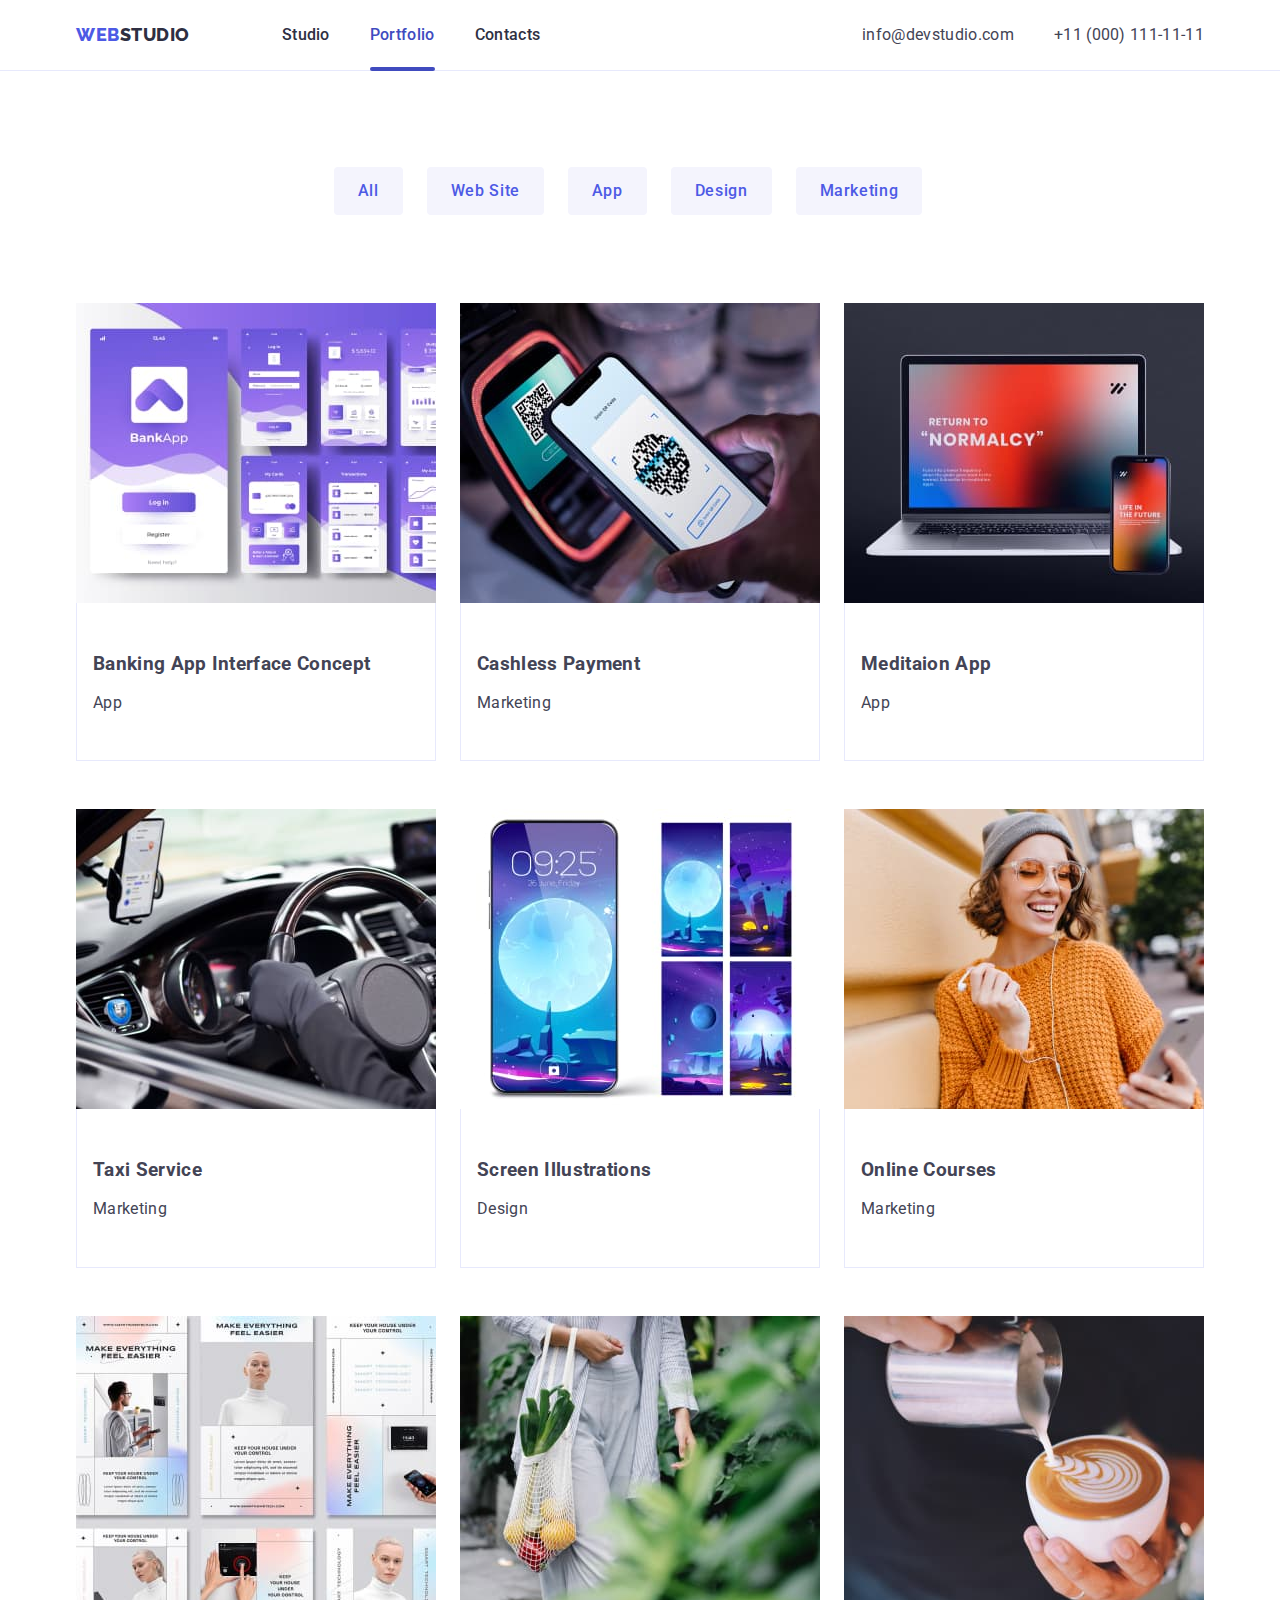
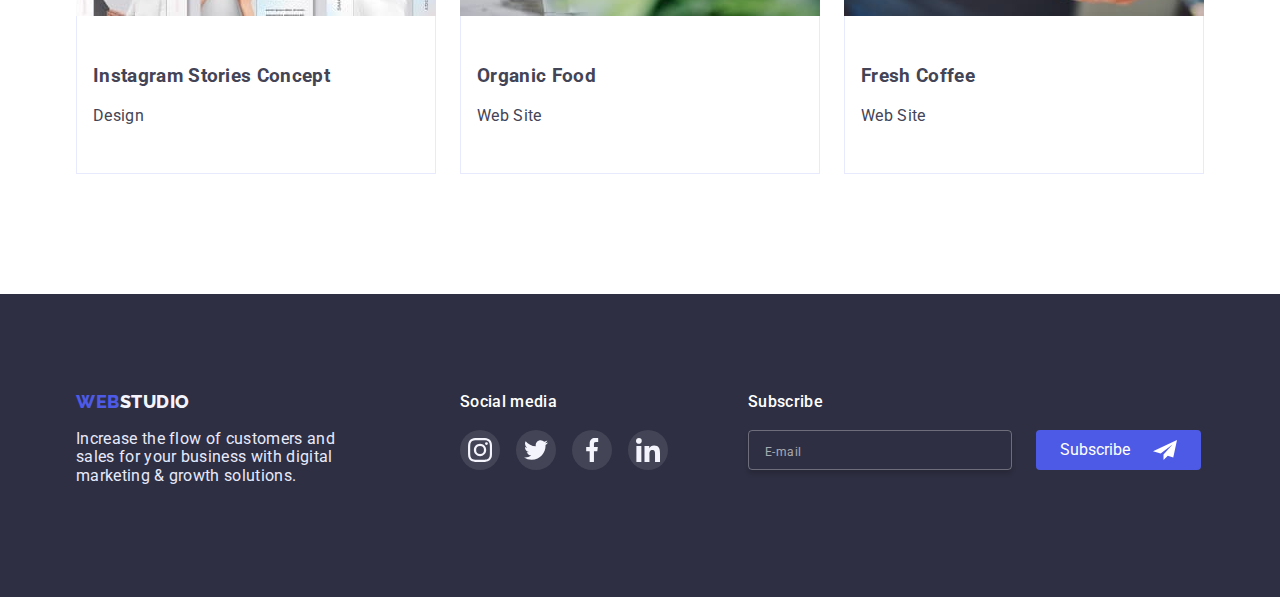
<file: portfolio.html>
<!DOCTYPE html>
<html lang="en">

<head>
    <meta charset="UTF-8">
    <meta http-equiv="X-UA-Compatible" content="IE=edge">
    <meta name="viewport" content="width=device-width, initial-scale=1.0">
    <title>Document</title>
    <link rel="preconnect" href="https://fonts.googleapis.com">
    <link rel="preconnect" href="https://fonts.gstatic.com" crossorigin>
    <link
        href="https://fonts.googleapis.com/css2?family=Raleway:wght@400;800&family=Roboto:wght@400;500;700;900&display=swap"
        rel="stylesheet">
    <link rel="stylesheet"
        href="https://cdnjs.cloudflare.com/ajax/libs/modern-normalize/1.1.0/modern-normalize.min.css">
    <link rel="stylesheet" href="./css/styles.css">
    <link rel="stylesheet" href="./css/mobile.css">
    <link rel="stylesheet" href="./css/tablet.css">
    <link rel="stylesheet" href="./css/desktop.css">
</head>

<body class="page">

    <!-- Header -->

    <header class="page-header">
        <div class="container main-nav">
            <div class="mobile-header">
                <a href="./index.html" class="logo"><span class="web-color-one">Web</span><span
                        class="web-color-two">Studio</span></a>
                <button type="button" class="header-btn-mobile js-open-menu">
                    <svg class="header-icon" width="32" height="32" aria-label="Mobile menu switcher">
                        <use class="icon-burger" href="./images/icons.svg#icon-icon-menu"></use>
                    </svg>
                </button>
            </div>

            <div class="unstable-menu">
                <nav class="head-nav">
                    <ul class="site-nav list">
                        <li class="item"><a href="./studio.html" class="link">Studio</a></li>
                        <li class="item"><a href="./portfolio.html" class="link current">Portfolio</a></li>
                        <li class="item"><a href="./contacts.html" class="link">Contacts</a></li>
                    </ul>
                </nav>
            </div>
            <div class="contact-address">
                <address class="site-address">
                    <ul class="address-nav list">
                        <li class="item">
                            <a href="mailto:info@devstudio.com" class="ping">info@devstudio.com</a>
                        </li>
                        <li class="item telephone">
                            <a href="tel:+110001111111" class="ping">+11 (000) 111-11-11</a>
                        </li>
                    </ul>
                </address>
            </div>
        </div>
    </header>

    <main>
        <!-- Row -->
        <section class="section-portfolio">
            <div class="container">

                <h1 class="visually-hidden">page content portfolio</h1>
                <ul class="btn-list list">
                    <li class="element"><button type="button" class="button portfolio">All</button></li>
                    <li class="element"><button type="button" class="button portfolio">Web Site</button></li>
                    <li class="element"><button type="button" class="button portfolio">App</button></li>
                    <li class="element"><button type="button" class="button portfolio">Design</button></li>
                    <li class="element"><button type="button" class="button portfolio">Marketing</button></li>
                </ul>

                <h2 class="visually-hidden">row</h2>
                <ul class="row-list list">
                    <li class="element">
                        <a class="portfolio-soc-link link" href="">
                            <div class="portfolio-cover-wrap">
                                <img class="img" src="./images/img-1.jpg" alt="interface" width="360" height="300">
                                <div class="portfolio-cover-inner">
                                    <p class="portfolio-cover-text">14 Stylish and User-Friendly App Design Concepts ·
                                        Task
                                        Manager
                                        App · Calorie Tracker App · Exotic Fruit Ecommerce App ·
                                        Cloud Storage App</p>
                                </div>

                            </div>
                            <div class="frame">
                                <h3 class="title">Banking App Interface Concept</h3>
                                <p class="text">App</p>
                            </div>
                        </a>
                    </li>
                    <li class="element">
                        <a class="portfolio-soc-link link" href="">
                            <div class="portfolio-cover-wrap">
                                <img class="img" src="./images/img-2.jpg" alt="cashless payment" width="360"
                                    height="300">
                                <div class="portfolio-cover-inner">
                                    <p class="portfolio-cover-text">14 Stylish and User-Friendly App Design Concepts ·
                                        Task
                                        Manager
                                        App · Calorie Tracker App · Exotic Fruit Ecommerce App ·
                                        Cloud Storage App</p>
                                </div>
                            </div>
                            <div class="frame">
                                <h3 class="title">Cashless Payment</h3>
                                <p class="text">Marketing</p>
                            </div>
                        </a>
                    </li>
                    <li class="element">
                        <a class="portfolio-soc-link link" href="">
                            <div class="portfolio-cover-wrap">
                                <img class="img" src="./images/img-3.jpg" alt="meditaion app" width="360" height="300">
                                <div class="portfolio-cover-inner">
                                    <p class="portfolio-cover-text">14 Stylish and User-Friendly App Design Concepts ·
                                        Task
                                        Manager
                                        App · Calorie Tracker App · Exotic Fruit Ecommerce App ·
                                        Cloud Storage App</p>
                                </div>
                            </div>
                            <div class="frame">
                                <h3 class="title">Meditaion App</h3>
                                <p class="text">App</p>
                            </div>
                        </a>
                    </li>
                    <li class="element">
                        <a class="portfolio-soc-link link" href="">
                            <div class="portfolio-cover-wrap">
                                <img class="img" src="./images/img-4.jpg" alt="taxi service" width="360" height="300">
                                <div class="portfolio-cover-inner">
                                    <p class="portfolio-cover-text">14 Stylish and User-Friendly App Design Concepts ·
                                        Task
                                        Manager
                                        App · Calorie Tracker App · Exotic Fruit Ecommerce App ·
                                        Cloud Storage App</p>
                                </div>
                            </div>
                            <div class="frame">
                                <h3 class="title">Taxi Service</h3>
                                <p class="text">Marketing</p>
                            </div>
                        </a>
                    </li>
                    <li class="element">
                        <a class="portfolio-soc-link link" href="">
                            <div class="portfolio-cover-wrap">
                                <img class="img" src="./images/img-5.jpg" alt="screen illustrations" width="360"
                                    height="300">
                                <div class="portfolio-cover-inner">
                                    <p class="portfolio-cover-text">14 Stylish and User-Friendly App Design Concepts ·
                                        Task
                                        Manager
                                        App · Calorie Tracker App · Exotic Fruit Ecommerce App ·
                                        Cloud Storage App</p>
                                </div>
                            </div>
                            <div class="frame">
                                <h3 class="title">Screen Illustrations</h3>
                                <p class="text">Design</p>
                            </div>
                        </a>
                    </li>
                    <li class="element">
                        <a class="portfolio-soc-link link" href="">
                            <div class="portfolio-cover-wrap">
                                <img class="img" src="./images/img-6.jpg" alt="online courses" width="360" height="300">
                                <div class="portfolio-cover-inner">
                                    <p class="portfolio-cover-text">14 Stylish and User-Friendly App Design Concepts ·
                                        Task
                                        Manager
                                        App · Calorie Tracker App · Exotic Fruit Ecommerce App ·
                                        Cloud Storage App</p>
                                </div>
                            </div>
                            <div class="frame">
                                <h3 class="title">Online Courses</h3>
                                <p class="text">Marketing</p>
                            </div>
                        </a>
                    </li>
                    <li class="element">
                        <a class="portfolio-soc-link link" href="">
                            <div class="portfolio-cover-wrap">
                                <img class="img" src="./images/img-7.jpg" alt="instagram stories concept" width="360"
                                    height="300">
                                <div class="portfolio-cover-inner">
                                    <p class="portfolio-cover-text">14 Stylish and User-Friendly App Design Concepts ·
                                        Task
                                        Manager
                                        App · Calorie Tracker App · Exotic Fruit Ecommerce App ·
                                        Cloud Storage App</p>
                                </div>
                            </div>
                            <div class="frame">
                                <h3 class="title">Instagram Stories Concept</h3>
                                <p class="text">Design</p>
                            </div>
                        </a>
                    </li>
                    <li class="element">
                        <a class="portfolio-soc-link link" href="">
                            <div class="portfolio-cover-wrap">
                                <img class="img" src="./images/img-8.jpg" alt="organic food" width="360" height="300">
                                <div class="portfolio-cover-inner">
                                    <p class="portfolio-cover-text">14 Stylish and User-Friendly App Design Concepts ·
                                        Task
                                        Manager
                                        App · Calorie Tracker App · Exotic Fruit Ecommerce App ·
                                        Cloud Storage App</p>
                                </div>
                            </div>
                            <div class="frame">
                                <h3 class="title">Organic Food</h3>
                                <p class="text">Web Site</p>
                            </div>
                        </a>
                    </li>
                    <li class="element">
                        <a class="portfolio-soc-link link" href="">
                            <div class="portfolio-cover-wrap">
                                <img class="img" src="./images/img-9.jpg" alt="fresh coffee" width="360" height="300">
                                <div class="portfolio-cover-inner">
                                    <p class="portfolio-cover-text">14 Stylish and User-Friendly App Design Concepts ·
                                        Task
                                        Manager
                                        App · Calorie Tracker App · Exotic Fruit Ecommerce App ·
                                        Cloud Storage App</p>
                                </div>
                            </div>
                            <div class="frame">
                                <h3 class="title">Fresh Coffee</h3>
                                <p class="text">Web Site</p>
                            </div>
                        </a>
                    </li>
                </ul>
            </div>
        </section>
    </main>

    <!-- Footer -->

    <footer class="footer">
        <div class="container foot-info">
            <div class="footer-inner">
                <a href="./index.html" class="logo foot-part"><span class="web-color-one">Web</span><span
                        class="footer-text">Studio</span></a>
                <p class="footer-info-paragraph">Increase the flow of customers and sales for your business with
                    digital
                    marketing &
                    growth
                    solutions.</p>
            </div>
            <div class="footer-socials">
                <p class="footer-soc-title title">Social media</p>
                <ul class="footer-soc-list list">
                    <li class="footer-soc-item">
                        <a href="" class="footer-soc-link link">
                            <svg class="footer-soc-icon" width="24" height="24">
                                <use href="./images/icons.svg#icon-instagram"></use>
                            </svg>
                        </a>
                    </li>
                    <li class="footer-soc-item">
                        <a href="" class="footer-soc-link link">
                            <svg class="footer-soc-icon" width="24" height="24">
                                <use href="./images/icons.svg#icon-twitter"></use>
                            </svg>
                        </a>
                    </li>
                    <li class="footer-soc-item">
                        <a href="" class="footer-soc-link link">
                            <svg class="footer-soc-icon" width="24" height="24">
                                <use href="./images/icons.svg#icon-facebook"></use>
                            </svg>
                        </a>
                    </li>
                    <li class="footer-soc-item">
                        <a href="" class="footer-soc-link link">
                            <svg class="footer-soc-icon" width="24" height="24">
                                <use href="./images/icons.svg#icon-linkedin"></use>
                            </svg>
                        </a>
                    </li>
                </ul>
            </div>

            <form class="subscribe-form" autocomplete="off">
                <p class="footer-soc-title title">Subscribe</p>
                <div class="subscribe-field">
                    <label class="subscribe-label">
                        <input type="email" name="email" class="subscribe-input" placeholder="E-mail">
                    </label>
                    <button type="submit" class="btn-subscribe">
                        Subscribe
                        <svg class="subscribe-icon" width="24" height="24">
                            <use href="./images/icons.svg#icon-Frame-3"></use>
                        </svg>
                    </button>
                </div>
            </form>


        </div>
    </footer>
</body>

</html>
</file>
<file: css/styles.css>
/* цвет основного текста #2E2F42 */
/* вторичный цвет текста #434455 */
/* белый #FFFFFF */
/* акцент #4D5AE5 */
/* цвет текста лого #F4F4FD */
/* текст в футере #E7E9FC */

:root {
   --title-text-color: #2E2F42;
   --primary-text-color: #434455;
   --primary-white-color: #FFFFFF;
   --accent-color: #4D5AE5;
   --primary-cloud-color: #F4F4FD;
   --primary-logo-color: #E7E9FC;
   --accent-port-color: #404BBF;
   --primary-bg-color: #FFFFFF;
   --primary-bg-color: #FFFFFF;
   --l-gra: linear-gradient(rgba(46, 47, 66, 0.7), rgba(46, 47, 66, 0.7));
   --footer-icon-hover-color: #31D0AA;
}

.visually-hidden {
    position: absolute;
    white-space: nowrap;
    width: 1px;
    height: 1px;
    overflow: hidden;
    border: 0;
    padding: 0;
    clip: rect(0 0 0 0);
    clip-path: inset(50%);
    margin: -1px;
}

/* styles for html */
.page {
    background-color: var(--primary-bg-color);
    color: var(--title-text-color);
    font-family: Roboto, sans-serif;
    letter-spacing: 0.02em;
    min-width: 320px;
}

.list {
    padding: 0;
    margin: 0;
    list-style: none;
}

.box {
    
}

.container {
    width: 100%;
    padding-left: 15px;
    padding-right: 15px;
    margin-left: auto;
    margin-right: auto;
}


/* header */

.page-header {
    padding: 0;
    background-color: #FFFFFF;
    border-bottom: 1px solid #E7E9FC;
}

.img {
    display: block;
}


/* logotype */

.logo {
    color: var(--title-text-color);
    font-family: Raleway, sans-serif;
    letter-spacing: 0.03em;
    font-weight: 800;
    font-size: 18px;
    line-height: 1.33;
    text-transform: uppercase;
    text-decoration: none;
}

.logo .logo:hover,
.logo .logo:focus {
    color: var(--accent-color);
}

.web-color-one {
    color: var(--accent-color);
    line-height: 1.17;
}
.web-color-two {
    color: var(--title-text-color);
}
.web-color-three {
    color: var(--primary-cloud-color);
}

.header-btn-mobile {
    display: inline-flex;
    margin: 0;
    padding: 0;
    background-color: transparent;
    border: none;
}

.header-btn-mobile .header-icon:focus,
.header-btn-mobile .header-icon:hover {
    fill: var(--accent-color);
}

.mobile-menu {
    position: fixed;
    transform: scaleY(0);
    transition: transform 800ms cubic-bezier(0.4, 0, 0.2, 1);
    z-index: 666;
    pointer-events: none;
    transform-origin: bottom;
    display: flex;
    flex-direction: column;
    top: 0;
    left: 0;
    width: 100vw;
    height: 100vh;
    padding-top: 80px;
    padding-left: 40px;
    padding-bottom: 40px;
    padding-right: 40px;
    background-color: var(--primary-white-color);
    box-shadow: 0px 2px 1px rgba(46, 47, 66, 0.08), 0px 1px 1px rgba(46, 47, 66, 0.16), 0px 1px 6px rgba(46, 47, 66, 0.08);

}

.mobile-menu.is-open {
    transform: scaleY(1);
    transform-origin: top;
    transition: transform 800ms cubic-bezier(0.4, 0, 0.2, 1);
    pointer-events: all;
}

.mobile-menu.is-open .link.mob-menu-open {
    color: var(--accent-color);
}

.mobile-menu .mobile-social {
    margin-top: auto;
}

.header-btn-mobile-close {
    position: absolute;
    top: 24px;
    right: 24px;
    display: inline-flex;
    align-items: center;
    justify-content: center;
    width: 24px;
    height: 24px;
    border: 1px solid rgba(0, 0, 0, 0.1);
    border-radius: 50%;
    background-color: var(--primary-logo-color);
}

.header-btn-mobile-close:focus,
.header-btn-mobile-close:hover {
    background-color: var(--accent-color);
    fill: var(--title-text-color);
}

.mob-nav .link {
    transition: color 250ms cubic-bezier(0.4, 0, 0.2, 1);
    display: block;
    color: var(--title-text-color);
    font-weight: 700;
    font-size: 36px;
    line-height: 1.11;
    letter-spacing: 0.02em;
    text-decoration-line: none;
}

.mob-nav .link:hover,
.mob-nav .link:focus {
    color: var(--accent-color);
}

.menu-address {
    margin-top: auto;
}

.address-mob {
    display: flex;
    flex-direction: column-reverse;
}

.address-mob .ping-mob {
    display: block;
}

.address-mob .ping-mob:hover,
.address-mob .ping-mob:focus {
    color: var(--accent-color);
}

.ping-mob {
    transition: color 250ms cubic-bezier(0.4, 0, 0.2, 1);
    color: var(--primary-text-color);
    font-style: normal;
    font-weight: 500;
    font-size: 20px;
    line-height: 1.2;
    letter-spacing: 0.02em;
    text-decoration-line: none;
}

.ping-mob.mobil {
    font-weight: 700;
    font-size: 36px;
    line-height: 1.11;
    letter-spacing: 0.02em;
    color: var(--accent-color);
}

.mob-social-list {
    display: flex;
    margin: 0;
    padding: 0;
}

.chapter-social {
    list-style: none;
    width: 40px;
    height: 40px;
}

.chapter-social:not(:last-child) {
    margin-right: 56px;
}

.chapter-social .mobile-link {
    display: flex;
    align-items: center;
    justify-content: center;
    width: 100%;
    height: 100%;
    border-radius: 50%;
    border: none;
    background-color: var(--accent-color);
}

.chapter-social .mobile-link:focus,
.chapter-social .mobile-link:hover {
    background-color: var(--accent-port-color);
}

.mob-social-icon {
    fill: var(--primary-cloud-color);
}


.main-nav {
    display: flex;
    align-items: center;
    height: 70px;
       
}

.mobile-header {

}

.header-icon {
    width: 32px;
    height: 22px;
    fill: var(--title-text-color);

}

.site-nav {
    margin-left: 16px;
}

.site-nav .item {
    
}

.site-nav .link {
    display: block; 
    padding: ;
    color: var(--title-text-color);
    font-weight: 700;
    font-size: 36px;
    line-height: 1.11;
    text-decoration: none;
        
}

.site-nav .link:hover,
.site-nav .link:focus {
    color: var(--accent-color);
}

.site-nav .link.current {
    color: var(--accent-port-color);
}

/* Address */

.site-address {
    display: flex;
    margin-left: auto;
    flex-wrap: wrap;
}

.site-nav .link {
    display: inline-block;
    color: var(--primary-text-color);
    font-style: normal;
    font-weight: 700;
    font-size: 36px;
    line-height: 1.11;
    text-decoration: none;
    transition: color 250ms cubic-bezier(0.4, 0, 0.2, 1);
    
}

.site-nav .link:hover,
.site-nav .link:focus {
    color: var(--accent-color);
}

.site-nav .link.current {
    color: var(--accent-color);
}


/* Hero */

.hero {
    /* max-width: 428px; */
    margin: 0 auto;
    height: 432px;
    background-color: #2E2F42;
    background-image: var(--l-gra), url(../images/hero-mob-bg.jpg);
    background-repeat: no-repeat;
    background-position: center;
    background-size: cover;
    text-align: center;
    padding: 112px 0;
}

@media (min-device-pixel-ratio: 2), (min-resolution: 192dpi), (min-resolution: 2dppx) {
    .hero {
        background-image: var(--l-gra), url(../images/people-office-mob-2x.jpg);

    }
}

.hero-container {
    padding-left: 0;
    padding-right: 0;
}

.hero-title {
    max-width: 320px;
    margin-left: auto;
    margin-right: auto;
    margin-top: 0;
    margin-bottom: 72px;
    color: var(--primary-white-color);
    font-weight: 700;
    font-size: 36px;
    line-height: 1.11;
    text-align: center;
}

/* Section */

.section {
    padding-top: 120px;
    padding-bottom: 120px;
}

.section-portfolio {
    padding: 48px 0 0; 
    /* padding-top: 96px;
    padding-bottom: 120px; */
}

.section.no-padding {
    padding-top: 0;
    padding-bottom: 0;
}

.section-title {
    margin-top: 0;
    margin-bottom: 72px;
    color: var(--title-text-color);
    /* font-weight: 700; */
    font-size: 36px;
    line-height: 1.11;
    text-align: center;
    text-transform: capitalize;
}



/* Obligations */

.obligation {
    padding-top: 96px;
    padding-bottom: 96px;
    
}

.obligations-list .text {
    font-weight: 500;
}
   
  

/* What are we doing */

.work {
    display: none;
}

/* Our Team */

.team {
    background-color: var(--primary-cloud-color);
    padding-top: 96px;
    padding-bottom: 96px;
    margin-left: auto;
    margin-right: auto;
}


.team-list .item {
    background-color: var(--primary-bg-color);
    width: 264px;
    box-shadow: 0px 1px 6px rgba(46, 47, 66, 0.08),
        0px 1px 1px rgba(46, 47, 66, 0.16),
        0px 2px 1px rgba(46, 47, 66, 0.08);
    border-radius: 0px 0px 4px 4px;
}

.team-list .item .pgh {
    padding: 32px 16px;
    text-align: center;
}

.team-list .paragraph {
    margin: 0 0 8px 0;
    /* margin-bottom: 8px; */
}

.team-list .text {
    margin: 0 0 8px 0;

}

.team-soc-list {
    display: flex;
    list-style: none;
}

.team-soc-item:not(:last-child) {
    margin-right: 24px;
}

.team-soc-link {
    width: 40px;
    height: 40px;
    border-radius: 50%;
    display: flex;
    justify-content: center;
    align-items: center;
    background-color: var(--accent-color);
    transition: background-color 250ms cubic-bezier(0.4, 0, 0.2, 1);
}

.team-soc-link:is(:hover, :focus) {
    background-color: var(--accent-port-color);
}

.team-soc-icon {
    width: 16px;
    height: 16px;
    fill: var(--primary-cloud-color);
}


/* Customers */

.customers {
    padding-top: 96px;
    padding-bottom: 96px;
}

.customers-list {
    display: flex;
    flex-wrap: wrap;
    list-style: none;
    row-gap: 72px;
    column-gap: 16px;
    
}

.customers-item {
    /* width: calc((100% - 48px) / 2); */
    /* margin: 0px auto; */
    
    /* margin-right: 16px; */
    /* margin-bottom: 72px; */
    width: calc((100% - 16px)/2);
    height: 88px;
}

.customers-link {
    display: flex;
    justify-content: center;
    align-items: center;
    width: 100%;
    height: 100%;
    border: 1px solid #8E8F99;
    border-radius: 4px;
    transition: fill 250ms cubic-bezier(0.4, 0, 0.2, 1), border-color 250ms cubic-bezier(0.4, 0, 0.2, 1);
         
}

.customers-icon {
    fill: #8E8F99;
    transition: fill 250ms cubic-bezier(0.4, 0, 0.2, 1);
}

.customers-link:is(:hover, :focus) {
    border-color: var(--accent-port-color);
}

.customers-link:is(:hover, :focus) .customers-icon {
    fill: var(--accent-port-color);
}


/* Button */

.button {
    display: inline-block;
    border: 1px solid transparent;
    border-radius: 4px;
    padding: 16px 32px;
    min-width: 169px;
    color: var(--title-text-color);
    background-color: var(--primary-bg-color);
    font-family: inherit;
    font-weight: 500;
    font-size: 16px;
    line-height: 1.5;
    letter-spacing: 0.04em;
    text-align: center;
    cursor: pointer;
}

.button.primary {
    background-color: var(--accent-color);
    color: var(--primary-white-color);
    transition: background-color 250ms cubic-bezier(0.4, 0, 0.2, 1);
}

.button.secondary {
    color: var(--accent-color);
    background-color: var(--primary-white-color);
    transition: background-color 250ms cubic-bezier(0.4, 0, 0.2, 1);
}

.button.primary:hover,
.button.primary:focus {
    background: var(--accent-port-color);
    color: var(--primary-white-color);
}


/* Footer */

.footer {
    background-color: #2E2F42;
    margin-left: auto;
    margin-right: auto;
    padding-top: 96px;
    padding-bottom: 96px;
}

.footer-inner {
    margin: 0 auto 72px;

}


.footer-socials {
    margin-left: auto;
    margin-right: auto;
    margin-bottom: 72px;

}

.foot-info {
    display: flex;
}


.footer-info-paragraph {
    max-width: 264px;
    color: var(--primary-logo-color);
}


.footer-soc-title {
    margin: 0 auto 16px;
    font-weight: 500;
    font-size: 16px;
    line-height: 1.5;
    letter-spacing: 0.02em;
    color: var(--primary-white-color);
    text-align: center;
}

.footer-soc-list {
    display: flex;
    margin: 0;
    text-align: center;
    list-style: none;

}

.footer-soc-item {
    
}


.footer-soc-item:not(:last-child) {
    margin-right: 16px;
}


.footer-soc-link {
    width: 40px;
    height: 40px;
    border-radius: 50%;
    display: flex;
    justify-content: center;
    align-items: center;
    background-color: rgba(255, 255, 255, 0.1);
    transition: background-color 250ms cubic-bezier(0.4, 0, 0.2, 1);
}

.footer-soc-link:is(:hover, :focus) {
    background-color: var(--footer-icon-hover-color);
}

.footer-soc-icon {
    fill: var(--primary-cloud-color);
}

.logo.foot-part {
    display: block;
    margin-bottom: 16px;
    text-align: center;
}

.footer .logo:hover,
.footer .logo:focus {
    color: var(--accent-color);
}


.footer-text {
    color: var(--primary-cloud-color);
    font-family: Raleway, sans-serif;
    font-weight: 800;
    font-size: 18px;
    line-height: 1.17;
    letter-spacing: 0.03em;
    text-transform: uppercase;
    text-decoration: none;
}


.subscribe-field {
    display: flex;

}

.subscribe-label {

}

.subscribe-label input {
    transition: border 250ms cubic-bezier(0.4, 0, 0.2, 1);
    width: 100%;
    height: 40px;
    padding: 8px 16px;
    border: 1px solid rgba(255, 255, 255, 0.3);
    box-shadow: 0px 4px 4px rgba(0, 0, 0, 0.15);
    border-radius: 4px;
    background-color: transparent;
    color: var(--primary-cloud-color);
}

.subscribe-label input:focus {
    outline: none;
    border: 1px solid var(--accent-port-color);
}

.subscribe-input::placeholder {
    font-size: 12px;
    line-height: 2;
    letter-spacing: 0.04em;
    color: rgba(255, 255, 255, 0.6);
}

.btn-subscribe {
    display: flex;
    padding: 8px 24px;
    min-width: 165px;
    height: 40px;
    margin-left: auto;
    margin-right: auto;
    color: var(--primary-white-color);
    background-color: var(--accent-color);
    border: transparent;
    border-radius: 4px;
    align-items: center;
    justify-content: space-between;
    cursor: pointer;
}

.btn-subscribe:hover,
.btn-subscribe:focus {
    background-color: var(--accent-port-color);
}

.subscribe-icon {
    fill: var(--primary-white-color);

}


/* Modal */

.backdrop {
    position: fixed;
    top: 0;
    width: 100%;
    height: 100%;
    background-color: rgba(46, 47, 66, 0.4);
    transition: opacity 250ms cubic-bezier(0.4, 0, 0.2, 1), visibility 250ms cubic-bezier(0.4, 0, 0.2, 1);
}

.modal {
    position: absolute;
    top: 50%;
    left: 50%;
    transform: translate(-50%, -50%) scale(1);
    width: 408px;
    min-height: 584px;
    background-color: var(--primary-bg-color);
    border-radius: 4px;
    padding: 24px;
    transition: transform 250ms cubic-bezier(0.4, 0, 0.2, 1);
}

.backdrop.is-hidden .modal {
    transform: translate(-50%, -50%) scale(0);

}

.modal-close {
    width: 24px;
    height: 24px;
    border: 1px solid #2E2F42;
    background-color: var(--primary-logo-color);
    border-radius: 50%;
    border: 1px solid rgba(0, 0, 0, 0.1);
    display: flex;
    align-items: center;
    justify-content: center;
    margin-left: auto;
    padding: 0;
    margin-bottom: 24px;
    cursor: pointer;
    transition: background-color 250ms cubic-bezier(0.4, 0, 0.2, 1), border 250ms cubic-bezier(0.4, 0, 0.2, 1);
}

.modal-icon {
    fill: var(--title-text-color);
    transition: fill 250ms cubic-bezier(0.4, 0, 0.2, 1);
}

.modal-close:is(:hover, :focus) {
    background: var(--accent-port-color);
}

.modal-close:is(:hover, :focus) .modal-icon {
    fill: var(--primary-white-color);
}

.is-hidden {
    opacity: 0;
    visibility: hidden;
    pointer-events: none;
}

.modal-title {
    font-size: 16px;
    font-weight: 500;
    color: var(--title-text-color);
    text-align: center;
}

.input-wrap {
    position: relative;
    margin-bottom: 8px;

}

.modal-input {
    width: 100%;
    height: 40px;
    border: 1px solid rgba(33, 33, 33, 0.2);
    border-radius: 4px;
    background-color: transparent;
    outline: transparent;
    font-size: 12px;
    color: #8E8F99;
    font-weight: 400;
    line-height: 1.4;
    padding-left: 38px;
    transition: border 250ms cubic-bezier(0.4, 0, 0.2, 1);
}

.modal-input:focus {
    border: 1px solid #4D5AE5;
}

.modal-input:focus + .modal-soc-icon {
    fill: var(--accent-color);
}

.modal-soc-icon {
    position: absolute;
    left: 14px;
    top: 50%;
    transform: translateY(-50%);
    transition: fill 250ms cubic-bezier(0.4, 0, 0.2, 1);
}

.modal-message {
    width: 100%;
    height: 120px;
    border: 1px solid rgba(33, 33, 33, 0.2);
    border-radius: 4px;
    background-color: transparent;
    outline: transparent;
    font-size: 12px;
    color: rgba(46, 47, 66, 0.4);
    font-weight: 400;
    line-height: 1.4;
    padding: 8px 16px;
    resize: none;
    transition: border 250ms cubic-bezier(0.4, 0, 0.2, 1);

}

.modal-message:focus {
    border: 1px solid #4D5AE5;
}

.modal-check {
    margin-top: 16px;
    margin-bottom: 24px;
}
    

.input-text {
    font-size: 12px;
    color: #8E8F99;
    margin-bottom: 4px;
    display: inline-block;
}

.modal-input::placeholder {
    color: #2E2F42;
}

.check-text {
    font-size: 12px;
    color: #8E8F99;
    display: flex;
    align-items: flex-end;
}

.check-text span {
    width: 16px;
    height: 16px;
    border: 1px solid #2E2F42;
    border-radius: 2px;
    margin-right: 8px;
    display: flex;
    align-items: center;
    justify-content: center;
    fill: transparent;
}

.input-check:checked + .check-text span {
    background-color: var(--accent-port-color);
    border: none;
    fill: var(--primary-cloud-color);
}

/* .check-text::before {
    content: "";
    width: 16px;
    height: 16px;
    border: 1px solid #2E2F42;
    border-radius: 2px;
    margin-right: 8px;
}

.input-check:checked + .check-text::before {
    background-color: var(--accent-port-color);
    border: none;
    background-image: url(../images/check.svg);
    background-repeat: no-repeat;
    background-position: center;
}

.input-check:focus + .check-text::before {
    border-color: var(--accent-port-color);
} */

.policy-link {
    display: inline-block;
    margin-left: 4px;
    font-weight: 400;
    font-size: 12px;
    line-height: 1.33;
    letter-spacing: 0.04em;
    text-decoration-line: underline;
    color: var(--accent-color);
    
        
}

.btn {
    display: block;
    margin-left: auto;
    margin-right: auto;
}

.modal-btn {
    background: var(--accent-color);
    border: 1px solid transparent;
    border-radius: 4px;
    min-width: 169px;
    padding: 16px 32px;
    color: var(--primary-white-color);
    font-family: inherit;
    font-weight: 500;
    font-size: 16px;
    line-height: 1.5;
    letter-spacing: 0.04em;
    text-align: center;
    cursor: pointer;
}


/* styles for portfolio */ 

.btn-list {
    margin-bottom: 48px;

    /* justify-content: center;
    display: flex;
    margin-bottom: 72px; */
}

.btn-list.list {
    display: flex;
    flex-wrap: wrap;
    justify-content: flex-start;
}

.button.portfolio {
    font-family: inherit;
    font-weight: 500;
    font-size: 16px;
    line-height: 1.5;
    letter-spacing: 0.04em;
    text-align: center;
    cursor: pointer;
    color: var(--accent-color);
    background-color: var(--primary-cloud-color);
    border: transparent;
    min-width: 69px;
    padding: 12px 24px;
    border-radius: 4px;
    transition: color 250ms cubic-bezier(0.4, 0, 0.2, 1), background-color 250ms cubic-bezier(0.4, 0, 0.2, 1), border-color 250ms cubic-bezier(0.4, 0, 0.2, 1), box-shadow 250ms cubic-bezier(0.4, 0, 0.2, 1);

    /* border: 1px solid transparent; */
    /* border-color: #E7E9FC; */
}


.button.portfolio:hover,
.button.portfolio:focus {
    /* border-color: var(--accent-port-color);
    border-radius: 4px; */

    background-color: var(--accent-port-color);
    color: var(--primary-white-color);
    box-shadow: 0px 3px 1px rgba(0, 0, 0, 0.1), 0px 2px 1px rgba(0, 0, 0, 0.08), 0px 2px 2px rgba(0, 0, 0, 0.12);

}

.btn-list .element {
    margin-right: 24px;
    margin-bottom: 16px;
}

.btn-list .element:nth-last-child(-n+2) {
    margin-bottom: 0;
}


.row-list .element {
    width: 360px;
}


/* Row */

.row-list .frame {
    padding: 32px 16px;
    margin: 0;
    border: 1px solid var(--primary-logo-color);
    border-top: none;
      
}

.row-list .title {
    text-align: start;
   
}

.portfolio-cover-inner {
    display: none;
    position: absolute;
    top: 0;
    left: 0;
    transform: translateY(100%);
    transition: transform 250ms cubic-bezier(0.4, 0, 0.2, 1);
    width: 360px;
    height: 300px;
    padding: 40px 32px 164px;
    background-color: var(--accent-color);
    color: var(--primary-cloud-color);
    height: 100%;
    
}

.portfolio-soc-link {
    transition: box-shadow 250ms cubic-bezier(0.4, 0, 0.2, 1);
    display: block;
    color: var(--primary-text-color);
    text-decoration-line: none;
    
}

.portfolio-soc-link:is(:hover, :focus) {
    box-shadow: 0px 1px 6px rgba(46, 47, 66, 0.08),
        0px 1px 1px rgba(46, 47, 66, 0.16),
        0px 2px 1px rgba(46, 47, 66, 0.08);
}

.portfolio-soc-link:is(:hover, :focus) .portfolio-cover-inner {
    transform: translateY(0);
}

.portfolio-cover-text {
    margin-top: 0;
    margin-bottom: auto;
    font-family: 'Roboto';
    font-style: normal;
    font-size: 16px;
    line-height: 1.5;
    font-weight: 400;
    color: var(--primary-cloud-color);

}

.portfolio-cover-wrap {
    position: relative;
    overflow: hidden;
}
</file>
<file: css/mobile.css>
@media screen and (max-width: 479px) {
    .modal {
        width: calc(100% - (15px * 2));
    }

    .ping-mob.mobil {
        font-size: 36px;
    }

    .modal-check {
        font-size: 8px;
        letter-spacing: 0.02em;
    }

    .chapter-social:not(:last-child) {
        margin-right: 28px;
    }

    .container {
        max-width: 468px;
        
    }

    
}


@media screen and (min-width: 480px) {
    .container {
        max-width: 468px;
    }

}

@media screen and (max-width: 767px) {

    .unstable-menu,
    .contact-address {
        display: none;
    }

    .mob-list .item:not(:last-child) {
        margin-bottom: 40px;
    }

    .mobile-header {
        width: 100%;
        display: flex;
        align-items: center;
        justify-content: space-between;
    }

    .item.menu-mail {
        margin-bottom: 48px;
    }

    .item.menu-tel {
        margin-bottom: 40px;
    }

    /* Our Team */

    .team-list .item:not(:last-child) {
        margin-bottom: 72px;
    }
    
    .team-list .item {
        margin-left: auto;
        margin-right: auto;
    }
    
    /* Customers */

    .customers-item:nth-child(2n) {
        margin-right: 0;
    }

    .customers-item:nth-last-child(-n+2) {
        margin-bottom: 0;
    }

    /* Footer */

    .foot-info {
        flex-direction: column;
    }
    
    .subscribe-label {
        margin-bottom: 16px;
    }

    .subscribe-field {
        flex-direction: column;
    }

    /* Portfolio */

    .portfolio-cover-wrap img {
        width: 100%;
        height: 280px;
    }
    
    .row-list .element {
        margin: 0 0 48px;
        /* width: 360px; */
        width: 100%;
    }




@media (min-device-pixel-ratio: 1),
(-webkit-min-device-pixel-ratio: 1),
(-o-min-device-pixel-ratio: 1/1),
(min-resolution: 96dpi),
(min-resolution: 1dppx) {
    .hero {
        background-image: linear-gradient(to right,
                rgba(46, 47, 66, 0.7),
                rgba(46, 47, 66, 0.7)),
            url(../images/people-office.jpg);
        background-color: var(--title-text-color);
    }
}
    
@media (min-device-pixel-ratio: 2),
        (-webkit-min-device-pixel-ratio: 2),
        (-o-min-device-pixel-ratio: 2/1),
        (min-resolution: 192dpi),
        (min-resolution: 2dppx) {
            .hero {
                background-image: linear-gradient(to right,
                        rgba(46, 47, 66, 0.7),
                        rgba(46, 47, 66, 0.7)),
                    url(../images/people-office-mob-2x.jpg);
                background-color: var(--title-text-color);
            }
        }
}
    
@media screen and (max-width: 1199px) {

            .obligations-icons {
                display: none;
            }
            
            .obligations-list .item:not(:last-child) {
                margin-bottom: 72px;
            }
    
            .obligations-list .title {
                /* margin-top: 0; */
                /* font-weight: 700; */
                font-size: 36px;
                line-height: 1.11;
                letter-spacing: 0.02em;
                text-align: center;
                margin: 0 0 8px 0;
            }

            .obligations-list .text {
                margin: 0;
            }
    
        }
</file>
<file: css/tablet.css>
@media screen and (min-width: 768px) {
    .container {
        max-width: 768px;
    }

/* header */

.page-header {
    padding-top: 0;
    padding-bottom: 0;
}

.header-btn-mobile {
    display: none;
}

.unstable-menu {
    margin-left: 120px;
}

.mobile-menu {
    display: none;
}

.site-nav .link.current {
    position: relative;
    color: var(--accent-port-color);
}

.site-nav .link::after,
.site-nav .link::after {
    content: '';
    position: absolute;
    left: 0;
    bottom: 0;
    display: block;
    width: 100%;
    height: 4px;
    background-color: var(--accent-port-color);
    border-radius: 2px;
    transform: scale(0, 0);
    transition: transform 250ms cubic-bezier(0.4, 0, 0.2, 1);
}


.site-nav .link.current::after {
    content: '';
    position: absolute;
    left: 0;
    bottom: 0;
    display: block;
    width: 100%;
    height: 4px;
    background-color: var(--accent-port-color);
    border-radius: 2px;
    transform: scale(1);
}

.site-nav .link {
    position: relative;
    transition: color 250ms cubic-bezier(0.4, 0, 0.2, 1);
    display: block;
    padding-top: 24px;
    padding-bottom: 24px;
    color: var(--title-text-color);
    font-weight: 500;
    font-size: 16px;
    line-height: 1.5;
    text-decoration-line: none;
}

.site-nav .link:hover,
.site-nav .link:focus {
    color: var(--accent-color);
}

.site-nav {
    display: flex;
}

.site-nav .item:not(:last-child) {
    margin-right: 40px;
}

.ping {
    transition: color 250ms cubic-bezier(0.4, 0, 0.2, 1);
    color: var(--primary-text-color);
    font-style: normal;
    font-weight: 400;
    font-size: 12px;
    line-height: 1.17;
    text-decoration-line: none;
}

.address-nav .ping:hover,
.address-nav .ping:focus {
    color: var(--accent-color);
}

.address-nav {
    display: flex;
    flex-direction: column;

}

.container.main-nav {
    display: flex;
    align-items: center;
}

.contact-address {
    margin-left: auto;
}

/* Modal */

.modal {
    width: 408px;
    min-height: 586px;
}


/* Hero */


.hero {
    /* max-width: 768px; */
    height: 436px;
    background-image: var(--l-gra), url(../images/hero-tab-bg\ \(1\).jpg);
    
}

@media (min-device-pixel-ratio: 2),
(min-resolution: 192dpi),
(min-resolution: 2dppx) {
    .hero {
        background-image: var(--l-gra), url(../images/people-office-tab-2x.jpg);

    }
}

.hero-title {
    margin: 0 auto 36px;
    max-width: 496px;
    font-weight: 700;
    font-size: 56px;
    line-height: 1.07;
           
}

/* Obligations */

.obligations-list.list {
    display: flex;
    
}


/* What are we doing */

.work {
    display: none;
}

/* Our Team */

.team-list.list {
    display: flex;
    text-align: center;
}


/* Customers */

.customers-list {
    row-gap: 72px;
    column-gap: 24px;
    
}

.customers-item {
    width: calc((100% - 96px) / 3);
    
}

/* Footer */

.logo.foot-part {
    text-align: start;
}

.footer-socials {
    margin: 0 auto 72px 0;
}

.footer-soc-title {
    margin-left: 0;
    text-align: start;
}

.subscribe-label {
    margin-right: 24px;
}

/* Portfolio */

.row-list.list {
    display: flex;
    flex-wrap: wrap;
}

}

@media screen and (min-width:768px) and (max-width:1199px) {

/* Header */
    
.item.telephone {
    margin-top: 12px;
}

/* Obligations */

.obligations-list {
    flex-wrap: wrap;
}

.obligations-list .item {
    max-width: calc((100% - 24px)/2);
}

.obligations-list .item+.item:not(:nth-child(2n+1)) {
    margin-left: 24px;
}

.obligations-list .item:nth-last-child(-n+2) {
    margin-bottom: 0;
}
/* Our Team */

.team-list.list {
    flex-wrap: wrap;
}

.team-list .item+.item:not(:nth-child(2n+1)) {
    margin-left: 24px;
    margin-right: auto;
}

.team-list .item:not(:nth-last-child(-n+2)) {
    margin-bottom: 64px;
}

.team-list .item:nth-last-child(-n+2) {
    margin-bottom: 0;
}

.team-list .item:nth-child(2n+1) {
    margin-right: 0;
    margin-left: auto;
}

/* Customers */

.customers-list {
    max-width: 552px;
    margin-right: auto;
    margin-left: auto;
}

.customers-item {
    width: calc((100% - 24px * 2)/3);
}

.customers-item:nth-child(3n) {
    margin-right: 0;
}

.customers-item:nth-last-child(-n+3) {
    margin-bottom: 0;
}

/* Footer */

.foot-info {
    flex-wrap: wrap;
}

.footer-inner {
    margin: 0 24px 72px 0;
}

.subscribe-label input {
    min-width: 264px;
}

.subscribe-form {
    margin-right: auto;
}

.container.foot-info {
    max-width: calc(552px + (15px *2));
    margin-right: auto;
    margin-left: auto;
}

/* Portfolio */

.section-portfolio {
    padding-top: 64px;
    padding-bottom: 96px;
}

.btn-list.list {
    justify-content: center;
    margin-bottom: 64px;
}

.portfolio-cover-wrap img {
    width: 100%;
}

.row-list .element {
    width: calc((100% - (24px * 2))/2);
}

.row-list .element:not(:nth-last-child(-n+2)) {
    margin-bottom: 72px;
}


.row-list .element:not(:nth-child(2n)) {
    margin-right: 24px;
}


@media screen and (min-width:768px) and (max-width:1199px) {
    .obligations-list .title {
        text-align: left;
    }
}



@media (min-device-pixel-ratio: 1),
(-webkit-min-device-pixel-ratio: 1),
(-o-min-device-pixel-ratio: 1/1),
(min-resolution: 96dpi),
(min-resolution: 1dppx) {
    .hero {
        background-image: linear-gradient(to right,
                rgba(46, 47, 66, 0.7),
                rgba(46, 47, 66, 0.7)),
            url(../images/people-office.jpg);
        background-color: var(--title-text-color);
    }
}

@media (min-device-pixel-ratio: 2),
(-webkit-min-device-pixel-ratio: 2),
(-o-min-device-pixel-ratio: 2/1),
(min-resolution: 192dpi),
(min-resolution: 2dppx) {
    .hero {
        background-image: linear-gradient(to right,
                rgba(46, 47, 66, 0.7),
                rgba(46, 47, 66, 0.7)),
            url(../images/people-office-tab-2x.jpg);
        background-color: var(--title-text-color);
    }
}
}
</file>
<file: css/desktop.css>
@media screen and (min-width: 1200px) {
    .container {
        max-width: 1158px;
    }

    /* header */

    .unstable-menu {
        margin-left: 76px;
    }

    .ping {
        font-style: normal;
        font-weight: 400;
        font-size: 16px;
        line-height: 1.5;
    }

    .address-nav {
        flex-direction: row;
    }

    .address-nav .item:last-child {
        margin-left: 40px;
    }

    .hero {
        padding-top: 188px;
        padding-bottom: 188px;
        max-width: 1440px;
        height: 600px;
    }

    .hero-title {
        width: 484px;
        margin-bottom: 48px;
        font-size: 56px;
        line-height: 1.07;
    
    }
    
    /* Obligations */
    
    .obligation {
        padding-top: 120px;
        padding-bottom: 120px;
        padding-left: 0;
        padding-right: 0;
    }
    
    .obligations-list {
        display: flex;
    }
    
    .obligations-list .item {
        width: calc((100% - 72px) / 4);
        margin-bottom: 0;
        margin-right: 24px;
    }
    
    
    .obligations-list .item:nth-child(4n) {
        margin-right: 0;
    }
    
    .obligations-icons.is-active {
        display: ;
    }
    
    .obligations-icons {
        width: 264px;
        height: 112px;
        display: flex;
        justify-content: center;
        align-items: center;
        background-color: var(--primary-cloud-color);
        margin-bottom: 8px;
    }
    
    .obligations-icons-icon {
        fill: var(--title-text-color);
    }
    
    .obligations-list .title {
        text-align: left;
        font-weight: 500;
        font-size: 20px;
        line-height: 1.2;
        margin: 0 0 8px 0;
    }
    
    .obligations-list .text {
        font-weight: 400;
        margin: 0;
    }
    
    /* What are we doing */
    
    .work.is-active {
        display: block;
    }
    
    .work .flex {
        display: flex;
        flex-wrap: wrap;
    }
    
    .work-list {
        display: flex;
    }
    
    .work-list .title {
        margin-top: 0;
        margin-bottom: 0;
        color: var(--title-text-color);
        font-weight: 700;
        font-size: 36px;
        line-height: 1.11;
        letter-spacing: 0.02em;
        text-transform: capitalize;
    }
    
    .work-list>.item {
        display: block;
        height: auto;
        width: calc((100% - 48px) / 3);
        margin-right: 24px;
        margin-bottom: 120px;
        padding-bottom: 0;
    }
    
    .work-list .item:nth-child(3n) {
        margin-right: 0;
    }
    
    .work-list .item .img {
        display: block;
        max-width: 100%;
        height: auto;
    }
    
    /* Our Team */
    .team {
        max-width: 1440px;
        padding-top: 120px;
        padding-bottom: 120px;
    }
    
    .team-list .item:not(:last-child) {
        margin-right: 24px;
    }
    
    
    /* Customers */
    
    .customers {
        padding-top: 120px;
        padding-bottom: 120px;
    }
    
    .customers-item {
        margin-bottom: 0;
        width: calc((100% - (24px * 5))/6);
        /* width: calc((100% - 168px) / 6); */
    
    }
    
    .customers-item:last-child {
        margin-right: 0;
    }
    
    /* .customers-list {
        gap: 24px;
    } */

    /* Footer */

    .footer-inner {
        margin: 0 120px 0 0;
    }
    
    .footer-socials {
        margin: 0 80px 0 0;
    }
    
    .subscribe-label input {
        min-width: 264px;
    }

    /* Portfolio */
    
    .section-portfolio {
        padding-top: 96px;
        padding-bottom: 120px;
    }
    
    .btn-list.list {
        justify-content: center;
        margin-bottom: 72px;
    }
    
    .row-list .element:not(:nth-child(3n)) {
        margin-right: 24px;
    }
    
    .row-list .element:not(:nth-last-child(-n+3)) {
        margin-bottom: 48px;
    }
    
           
    .portfolio-cover-inner {
        display: block;
    }
        
           

@media (min-device-pixel-ratio: 1),
        (-webkit-min-device-pixel-ratio: 1),
        (-o-min-device-pixel-ratio: 1/1),
        (min-resolution: 96dpi),
        (min-resolution: 1dppx) {
            .hero {
                background-image: linear-gradient(to right,
                        rgba(46, 47, 66, 0.7),
                        rgba(46, 47, 66, 0.7)),
                    url(../images/people-office.jpg);
                background-color: var(--title-text-color);
            }
        }
    
@media (min-device-pixel-ratio: 2),
        (-webkit-min-device-pixel-ratio: 2),
        (-o-min-device-pixel-ratio: 2/1),
        (min-resolution: 192dpi),
        (min-resolution: 2dppx) {
            .hero {
                background-image: linear-gradient(to right,
                        rgba(46, 47, 66, 0.7),
                        rgba(46, 47, 66, 0.7)),
                    url(../images/people-office-desk-2x.jpg);
                background-color: var(--title-text-color);
            }
        }
   
       
      
}
</file>
